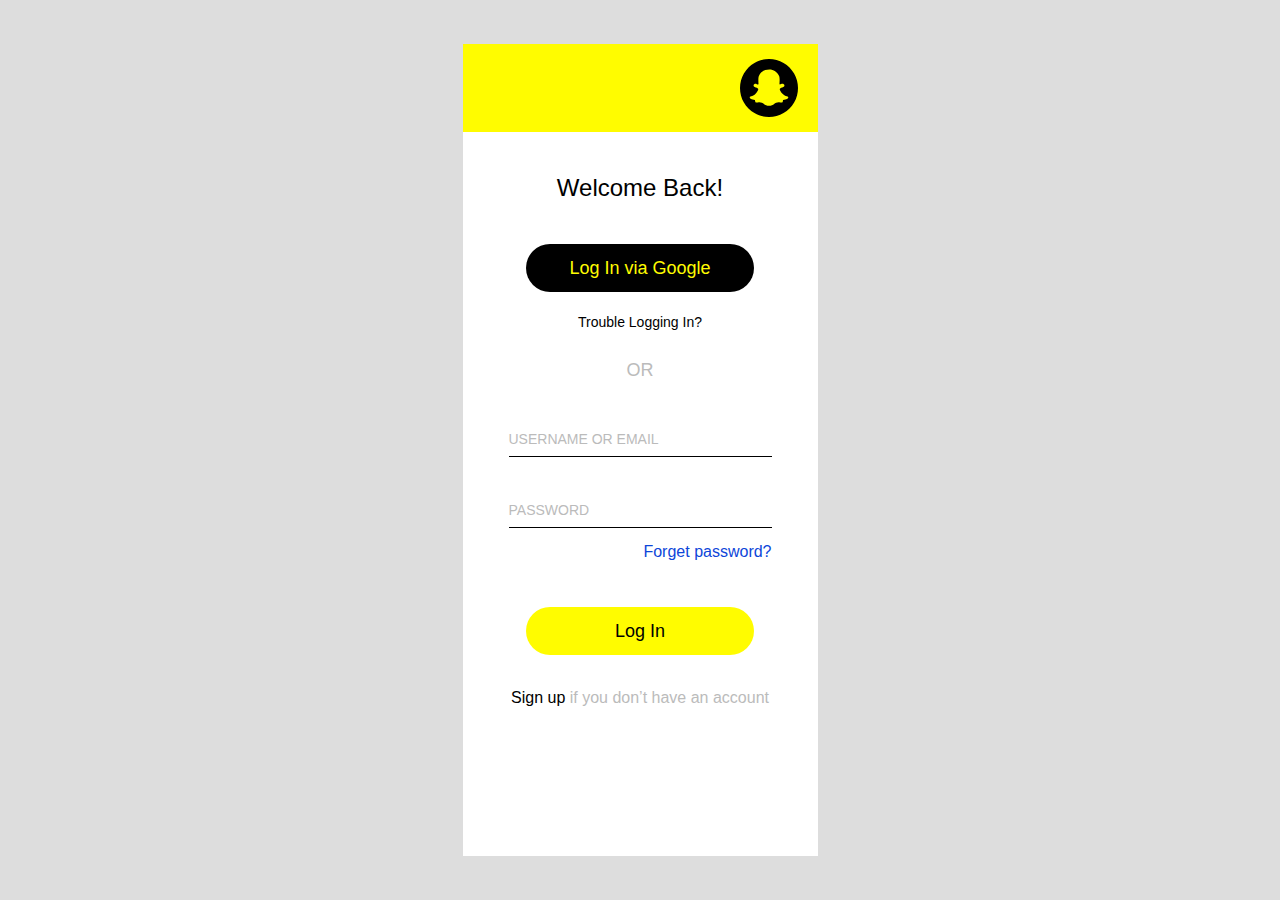
<file: Snapchat-login-page/index.html>
<!DOCTYPE html>
<html lang="en">
<head>
    <meta charset="UTF-8">
    <meta name="viewport" content="width=device-width, initial-scale=1.0">
    <link rel="stylesheet" href="style.css">
    <title>Snapchat Login Page</title>
</head>
<body>

    <div class="wrapper">
        <div class="header">
            <img src="resources/Vector.svg" alt="">
        </div>
        <div class="content">
            <h3>Welcome Back!</h3>
            <div class="login-btn">Log In via Google</div>
            <span class="trouble">Trouble Logging In?</span>
            <span class="or">OR</span>
            <div class="register">
                <form>
                    <label for="name">
                        <input type="text" id="name" placeholder="Name">
                        <span>USERNAME OR EMAIL</span>
                    </label>
                    <label for="email">
                        <input type="password" id="email" placeholder="Email">
                        <span>PASSWORD</span>
                    </label>
                </form>
                <span class="forget">Forget password?</span>
            </div>
            <div class="login-button">Log In</div>
            <span class="sign-up"><span>Sign up</span> if you don’t have an account</span>
        </div>
    </div>

</body>
</html>
</file>
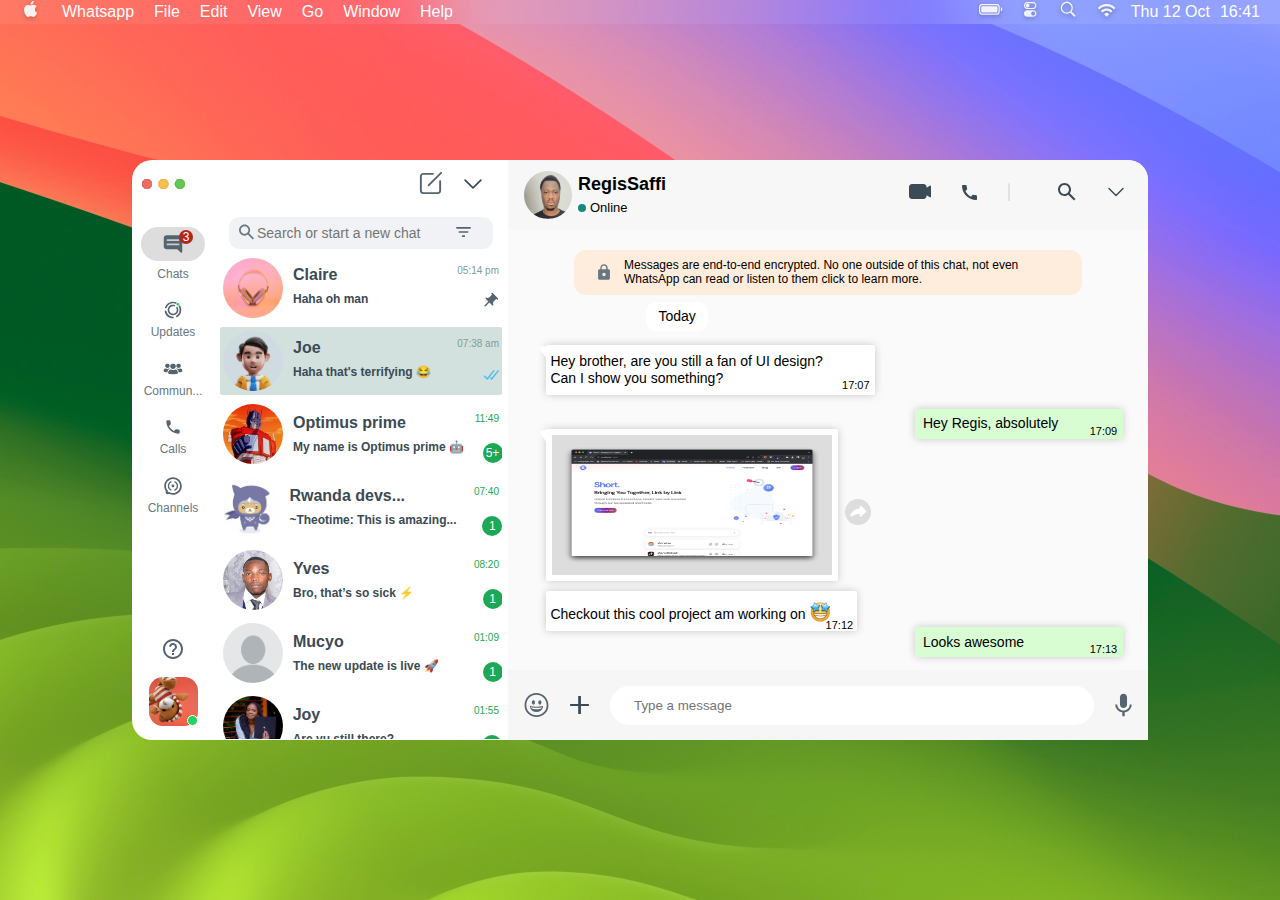
<file: Watsapp-clone/index.html>
<!DOCTYPE html>
<html lang="en">
<head>
    <meta charset="UTF-8">
    <meta name="viewport" content="width=device-width, initial-scale=1.0">
    <link rel="stylesheet" href="style.css">
    <title>Whatsapp Clone</title>
</head>
<body>
    <div class="container">
        <div class="header">

            <div class="left">
                <ul>
                    <li><img src="resources/apple.svg" alt=""></li>
                    <li>Whatsapp</li>
                    <li>File</li>
                    <li>Edit</li>
                    <li>View</li>
                    <li>Go</li>
                    <li>Window</li>
                    <li>Help</li>
                </ul>
            </div>

            <div class="right">
                <ul>
                    <li><img src="resources/Menu Bar Icons.svg" alt=""></li>
                    <li><img src="resources/Menu Bar Icons (1).svg" alt=""></li>
                    <li><img src="resources/Menu Bar Icons (2).svg" alt=""></li>
                    <li><img src="resources/Menu Bar Icons (3).svg" alt=""></li>
                    <li>Thu 12 Oct</li>
                    <li>16:41</li>
                </ul>
            </div>

        </div>
        <div class="wrapper">

            <div class="leftt">

                <div class="head">
                    <div class="lights">
                        <img src="resources/Traffic Lights.svg" alt="">
                    </div>
                    <div class="dropdown">
                        <img src="resources/compose 1.svg" alt="">
                        <img src="resources/Arrow - Down 2.svg" alt="">
                    </div>
                </div>

                <div class="main-content">

                        <div class="left-main">
                            <div class="chat">
                                <div class="unread">3</div>
                                <img src="resources/Group 1735.svg" alt="">
                                <span>Chats</span>
                            </div>
                            <div class="updates">
                                <img src="resources/Group 1939.svg" alt="">
                                <span>Updates</span>
                            </div>
                            <div class="comm">
                                <img src="resources/group 1.svg" alt="">
                                <span>Commun...</span>
                            </div>
                            <div class="calls">
                                <img src="resources/call.svg" alt="">
                                <span>Calls</span>
                            </div>
                            <div class="chanel">
                                <img src="resources/Group 1940.svg" alt="">
                                <span>Channels</span>
                            </div>
                            <div class="down">
                                <img src="resources/help_outline.svg" alt="">
                                <img src="resources/ce9ab9fcbbb29936d27258a0d1abe9cd.jpeg" alt="">
                                <img src="resources/Ellipse 140.svg" alt="">
                            </div>
                        </div>

                    <div class="right-main">

                        <div class="input">
                            <input type="text" placeholder="Search or start a new chat">
                            <img src="resources/icon.svg" class="search" alt="">
                            <img src="resources/Vector.svg" class="filter" alt="">
                        </div>
                        <div class="pers">
                            <img src="resources/546d4bdaa14f46e2bd843dfc810c95f4.jpeg" alt="">
                            <div class="msg">
                                <div class="upper">
                                    <span class="dark">Claire</span>
                                    <span>05:14 pm</span>
                                </div>
                                <div class="lower">
                                    <span class="dark">Haha oh man</span>
                                    <span><img src="resources/Vector (2).svg" alt=""></span>
                                </div>
                            </div> 
                        </div>
                        <div class="pers joe">
                            <img src="resources/16a8146ea59992f88e9e43aef7dd1981.jpeg" alt="">
                            <div class="msg">
                                <div class="upper">
                                    <span class="dark">Joe</span>
                                    <span>07:38 am</span>
                                </div>
                                <div class="lower">
                                    <span class="dark">Haha that's terrifying 😂</span>
                                    <span><img src="resources/Vector (8).svg" alt=""></span>
                                </div>
                            </div> 
                        </div>
                        <div class="pers">
                            <img src="resources/ddda4cec521bdd09b85da925666adc75.png" alt="">
                            <div class="msg">
                                <div class="upper">
                                    <span class="dark">Optimus prime</span>
                                    <span class="gre">11:49</span>
                                </div>
                                <div class="lower unred">
                                    <span class="dark">My name is Optimus prime 🤖</span>
                                    <!-- <span><img src="resources/Vector (2).svg" alt=""></span> -->
                                    <span><div class="unreadd">5+</div></span>
                                </div>
                            </div> 
                        </div>
                        <div class="pers">
                            <img src="resources/b5571be119c03d37a9acd6ab39a14e37.png" alt="">
                            <div class="msg">
                                <div class="upper">
                                    <span class="dark">Rwanda devs...</span>
                                    <span class="gre">07:40</span>
                                </div>
                                <div class="lower unred">
                                    <span class="dark">~Theotime: This is amazing...</span>
                                    <!-- <span><img src="resources/Vector (2).svg" alt=""></span> -->
                                    <span><div class="unreadd">1</div></span>
                                </div>
                            </div> 
                        </div>
                        <div class="pers">
                            <img src="resources/b6ab72e12567979ce2e3c5406f88d9e7.jpeg" alt="">
                            <div class="msg">
                                <div class="upper">
                                    <span class="dark">Yves</span>
                                    <span class="gre">08:20 </span>
                                </div>
                                <div class="lower unred">
                                    <span class="dark">Bro, that’s so sick ⚡️</span>
                                    <!-- <span><img src="resources/Vector (2).svg" alt=""></span> -->
                                    <span><div class="unreadd">1</div></span>
                                </div>
                            </div> 
                        </div>
                        <div class="pers">
                            <img src="resources/9c6026ccfb3487224d17e07e87f0bc38.png" alt="">
                            <div class="msg">
                                <div class="upper">
                                    <span class="dark">Mucyo</span>
                                    <span class="gre">01:09 </span>
                                </div>
                                <div class="lower unred">
                                    <span class="dark">The new update is live 🚀</span>
                                    <!-- <span><img src="resources/Vector (2).svg" alt=""></span> -->
                                    <span><div class="unreadd">1</div></span>
                                </div>
                            </div> 
                        </div>
                        <div class="pers">
                            <img src="resources/6079acda3bdb05b6601e709e00fc062d.png" alt="">
                            <div class="msg">
                                <div class="upper">
                                    <span class="dark">Joy</span>
                                    <span class="gre">01:55 </span>
                                </div>
                                <div class="lower unred">
                                    <span class="dark">Are yu still there?</span>
                                    <!-- <span><img src="resources/Vector (2).svg" alt=""></span> -->
                                    <span><div class="unreadd">1</div></span>
                                </div>
                            </div> 
                        </div>
                    </div>

                </div>

            </div>

            <div class="rightt">
                <div class="person-chat">
                    <div class="person-info">
                        <img src="resources/065be86de818a7b47533b5c5440e2e7f.jpeg" alt="">
                        <div>
                            <h3>RegisSaffi</h3>
                            <span><img src="resources/Ellipse 133.svg" alt="">Online</span>
                        </div>
                    </div>
                    <div class="contact-options">
                        <ul>
                            <li><img src="resources/Video.svg" alt=""></li>
                            <li><img src="resources/call_black_24dp (1) 1.svg" alt=""></li>
                            <li><img src="resources/Line 329.svg" alt=""></li>
                            <li><img src="resources/Frame 1966.svg" alt=""></li>
                            <li><img src="resources/Arrow - Down 2.svg" alt=""></li>
                        </ul>
                    </div>
                </div>
                <div class="main-chat">
                    <div class="encry">
                        <img src="resources/Vector (5).svg" alt="">
                        <p>Messages are end-to-end encrypted. No one outside of this chat, not even WhatsApp can read or listen to them click to learn more.</p>
                    </div>
                    <div class="convo">
                        <div class="convo-left">
                            <span class="time">Today</span>
                            <div class="txt">
                                <img class="vec" src="resources/Vector (7).svg" alt="">
                                <p>Hey brother, are you still a fan of UI design? <br>
                                    Can I show you something?</p>
                                <span>17:07</span>
                            </div>
                            <div class="convo-goss"> 
                                <img src="resources/f9d344e5740b981e5b40f0d8b599c368.png" alt="">
                                <img src="resources/Vector (6).svg" alt="">
                                <img class="vec" src="resources/Vector (7).svg" alt="">
                            </div>
                            <div class="txtt">
                                <p>Checkout this cool project am working on <span><img src="resources/Frame.png" alt=""></span></p>
                                <span>17:12</span>
                            </div>
                        </div>
                        <div class="convo-right">
                            <p class="first">Hey Regis, absolutely <span>17:09</span></p>
                            <p class="sec">Looks awesome <span>17:13</span></p>
                        </div>
                    </div>
                </div>
                <div class="chat-options">
                    <img src="resources/Vector (4).svg" alt="">
                    <img src="resources/Plus.svg" alt="">
                    <input type="text" placeholder="Type a message">
                    <img src="resources/Vector (3).svg" alt="">
                </div>
            </div>

        </div>
    </div>
</body>
</html>
</file>
<file: Snapchat-login-page/style.css>
@import url('https://fonts.cdnfonts.com/css/helvetica-neue-55');

body{
    font-family: 'Helvetica Neue', sans-serif;
    background-color: #ddd;
    margin: 0;
    padding: 0;
    min-height: 100vh;
    box-sizing: border-box;
    display: flex;
    flex-direction: column;
    align-items: center;
    justify-content: center;
}

.wrapper{
    margin: 10px 0px;
    background-color: #fff;
    width: 355px;
    height: 812px;
}

.header{
    background-color: #FFFC00;
    width: 355px;
    height: 88px;
    display: flex;
    align-items: center;
    justify-content: flex-end;
}

.header > img{
    width: 58px;
    height: 58px;
    padding-right: 20px;
}

.content{
    display: flex;
    flex-direction: column;
    align-items: center;
}

.content > h3{
    font-size: 24px;
    font-weight: 500;
    margin: 42px 0px;
}

.login-btn{
    width: 228px;
    height: 48px;
    background-color: #000;
    color: #FFFC00;
    font-size: 18px;
    display: flex;
    align-items: center;
    justify-content: center;
    border-radius: 40px;
    margin-bottom: 22px;
    cursor: pointer;
}

.trouble{
    font-size: 14px;
    font-weight: 500;
    margin-bottom: 30px;
    color: #000;
    cursor: pointer;
}

.or{
    margin-bottom: 20px;
    color: #BBB;
    font-size: 18px;
}

form{
    width: 263px;
    display: flex;
    flex-direction: column;
}

label{
    margin-bottom: 15px;
    position: relative;
    border-bottom: 1px solid #000;
    color: #BBB;
    font-size: 14px;
}

input{
    width: 263px;
    padding: 10px 0px;
    margin-top: 20px;
    border: none;
    outline: none;
}

input::placeholder{
    opacity: 0;
}

label > span{
    position: absolute;
    top: 0;
    left: 0;
    transform: translateY(30px);
    transition-duration: 300ms;
}

label:focus-within > span,
input:not(:placeholder-shown) + span{
    transform:translateY(10px);
}

.forget{
    display: flex;
    justify-content: flex-end;
    color: #0D46D9;
    font-size: 16px;
    margin-bottom: 46px;
    cursor: pointer;
}

.login-button{
    width: 228px;
    height: 48px;
    color: #000;
    background-color: #FFFC00;
    font-size: 18px;
    display: flex;
    align-items: center;
    justify-content: center;
    border-radius: 40px;
    margin-bottom: 34px;
    cursor: pointer;
}

.sign-up{
    color: #bbb;
}

.sign-up > span{
    color: #000;
    cursor: pointer;
}
</file>
<file: Watsapp-clone/style.css>
body{
    font-family: 'Poppins', sans-serif;
    margin: 0;
    padding: 0;
    min-height: 100vh;
    position: relative;
    /* background-color: rgb(180, 82, 195); */
    display: flex;
    flex-direction: column;
    justify-content: center;
    align-items: center;
    box-sizing: border-box;
    line-height: 1.2;
}

.container{
    position: relative;
    display: flex;
    justify-content: center;
    align-items: center;
    width: 100%;
    min-height: 100vh;
    background: lightgray url('resources/image 2 (1).png') 50% 50% / cover no-repeat;
}

.header{
    position: absolute;
    top: 0%;
    height: 24px; 
    width: 100%;
    background: url(resources/Menu\ Bar\ Background.png) 50% 50% / cover no-repeat;
    color: #fff;
    display: flex;
    align-items: center;
    justify-content: space-between;
}

.header >.left > ul > li, .header > .right > ul > li{
    list-style: none;
    display: inline;
    cursor: pointer;
}

.header > .left > ul{
    margin: 0px;
    display: flex;
    align-items: center;
    gap: 20px;
    padding-inline-start: 20px;
}

.header > .right > ul{
    margin: 0px;
    display: flex;
    align-items: center;
    gap: 10px;
    padding-inline-end: 20px;
}

.wrapper{
    display: flex;
}

.leftt{
    width: 370px;
    height: 580px;
    background-color: #fff;
    padding-right: 6px;
    border-radius: 20px 0px 0px 20px;
}

.rightt{
    width: 640px;
    height: 580px;
    background-color: #FAFAFA;
    border-radius: 0px 20px 20px 0px;
}

.head{
    display: flex;
    justify-content: space-between;
    align-items: center;
    padding-top: 10px;
    padding-left: 10px;
    padding-right: 20px;
}

.dropdown{
    display: flex;
    align-items: center;
    gap: 20px;
}

.dropdown > img, .lights > img{
    cursor: pointer;
}

.dropdown > img:nth-child(2){
    width: 18px;
    height: 18px;
}

.main-content{
    margin-top: 20px;
    display: flex;
    gap: 10px;
}

.left-main{
    position: relative;
    margin-top: 10px;
    width: 74px;
    display: flex;
    flex-direction: column;
    gap: 20px;
    justify-content: flex-start;
    align-items: center;
    padding-left: 4px;
    color: #677882;
    /* background-color: #ddd; */
}

.left-main >  div{
    display: flex;
    flex-direction: column;
    justify-content: center;
    align-items: center;
    font-size: 14px;
    gap: 6px;
}

.left-main > div > img{
    width: 20px;
    height: 18px;
    cursor: pointer;
}

.left-main > div > span{
    font-size: 12px;
}

.gre{
    color: #1DA855;
}

.chat{
    position: relative;
}

.chat img{
    background-color: #ddd;
    padding: 8px 22px;
    border-radius: 20px;
}

.unread{
    position: absolute;
    top: 3px;
    cursor: pointer;
    left: 38px;
    background-color: #B3261E;
    color: white;
    border-radius: 50%;
    display: flex;
    align-items: center;
    justify-content: center;
    width: 14px;
    height: 14px;
    font-size: 12px;
}

.right-main{
    display: flex;
    flex-direction: column;
    align-items: center;
    gap: 5px;
    flex: 4;
    height: 522px; /* Adjust this height as needed */
    overflow: hidden;
    /* height:100%; */
}

.input{
    position: relative;
}

.right-main > .input > input{
    width: 220px;
    padding: 8px 16px 8px 28px;
    border: none;
    color: #677882;
    font-size: 14px;
    border-radius: 10px;
    background-color: #F0F2F5;
}
.right-main > .input > input:focus{
    outline: none;
}

.search{
    position: absolute;
    cursor: pointer;
    left: 10px;
    top: 7px;
}

.filter{
    position: absolute;
    cursor: pointer;
    top: 10px;
    right: 22px;
}

.pers > img{
    width: 60px;
    height: 60px;
    border-radius: 50%;
}

.pers{
    width: 276px;
    display: flex;
    gap: 10px;
    justify-content: center;
    align-items: center;
    padding: 4px;
}

.msg{
    width: 100%;
    display: flex;
    gap: 8px;
    flex-direction: column;
    color: #829C99;
}

.upper, .lower{
    display: flex;
    justify-content: space-between;
}

.upper > span:nth-child(2){
    font-size: 10px;
}

.upper > .dark{
    font-size: 16px;
}

.dark{
    color: #3B4A54;
    font-weight: 700;
}

.lower > .dark{
    font-size: 12px;
}

.rightt{
    display: flex;
    flex-direction: column;
    justify-content: flex-start;
}

.person-chat{
    background-color: #F7F7F7;
    border-radius: 0px 20px 0px 0px;
    display: flex;
    justify-content: space-between;
    padding: 0px 16px;
    align-items: center;
    height: 70px;
}

.person-info > img{
    width: 48px;
    height: 48px;
    border-radius: 50%;
}
.person-info{
    display: flex;
    align-items: center;
    gap: 6px;
}

.person-info > div > h3{
    margin-bottom: 4px;
    margin-top: 0px;
    font-size: 18px;
}

.person-info > div > span{
    display: flex;
    gap: 4px;
    font-size: 13px;
}

.contact-options > ul > li{
    list-style: none;
    display: inline;
    cursor: pointer;
}

.contact-options > ul{
    display: flex;
    gap: 26px;
    align-items: center;
    position: relative;
}

.contact-options > ul > li{
    width: 24px;
    height: 24px;
}

.contact-options > ul > li:nth-child(1){
    margin-top: 2px;
}

.contact-options > ul > li:nth-child(2){
    position: relative;
    bottom: 5px;
}

.contact-options > ul > li:nth-child(5){
    position: relative;
    bottom: 1px;
}

.contact-options > ul > li:nth-child(3){
    cursor: default;
}

.main-chat{
    height: 440px;
    display: flex;
    flex-direction: column;
    align-items: center;
}

.encry{
    display: flex;
    justify-content: center;
    align-items: center;
    margin-top: 20px;
    padding: 8px 24px;
    font-size: 12px;
    gap: 14px;
    border-radius: 12px;
    background: #FEECDC;
    width: 460px;  
}

.encry > p{
    margin: 0px;
}

.chat-options{
    height: 70px;
    background-color: #F6F6F6;
    padding: 0px 16px;
    display: flex;
    justify-content: space-between;
    align-items: center;
}

.chat-options > input {
    width: 430px;
    border: none;
    padding: 12px 30px 12px 24px;
    border-radius: 20px;
}

.chat-options > img{
    cursor: pointer;
}

.chat-options > input:focus{
    outline: none;
}

.convo-goss >  img:first-child{
    width: 260px;
    height: 120px;
    border: 6px solid #fff;
    padding: 10px;
    background-color: #ddd;
}

.convo{
    display: flex;
    width: 88%;
}

.convo-left{
    flex: 2.8;
    margin-top: 50px;
    position: relative;
}

.time{
    background-color: #fff;
    padding: 6px 12px;
    position: absolute;
    left: 100px;
    bottom: 300px;
    font-size: 14px;
    box-shadow: 0px 1px 0px rgba(255, 255, 255, 0.40);
    border-radius: 10px;
}

.txtt{
    margin-top: 6px;
    font-size: 14px;
    height: 40px;
    width: 92%;
    padding: 0px 4px;
    background-color: #fff;
    position: relative;
    display: flex;
    /* justify-content: center; */
    align-items: center;
}

.txtt > p > span{
    margin-top: 20px;
   position: relative;
   top: 3px;
}

.txt{
    font-size: 14px;
    height: 50px;
    padding: 0px 4px;
    background-color: #fff;
    position: relative;
    display: flex;
    flex-direction: column;
    justify-content: center;
    margin-bottom: 34px;
    box-shadow: 0 0 8px 0 rgba(0, 0, 0, 0.2); 
    border-radius: 2px;
}

.vec{
    position: absolute;
    width: 12px;
    /* border: 2px solid red; */
    left: -7px;
    top: 1px;
}

.txt > span{
    position: absolute;
    top: 34px;
    left: 90%;
    font-size: 11px;
}

.txtt{
    box-shadow: 0 0 8px 0 rgba(0, 0, 0, 0.2); 
    border-radius: 2px;
}

.txtt > span{
    position: absolute;
    left: 90%;
    top: 28px;
    font-size: 11px;
}

.convo-right{
    flex: 2;
}

.convo-goss{
    position: relative;
}

.convo-goss > img:first-child{
    box-shadow: 0 0 8px 0 rgba(0, 0, 0, 0.2); 
    border-radius: 2px;
}

.convo-goss > img:nth-child(2){
    position: absolute;
    cursor: pointer;
    top: 70px;
    right: 4px;
    background-color: #ddd;
    border-radius: 50%;
    padding: 6.282px 4.245px 6.059px 3.875px;
}

.convo-right{
    position: relative;
}

.convo-right > p{
    background-color: #D9FDD3;
    position: absolute;
    width: 200px;
    height: 30px;
    display: flex;
    align-items: center;
    padding-left: 8px;
}

.convo-right > p:first-child{
    top: 100px;
    left: 40px;
}

.convo-right > p:nth-child(2){
    bottom: -40px; 
    left: 40px;  
}

.first, .sec{
    font-size: 14px;
    position: relative;
    box-shadow: 0 0 8px 0 rgba(0, 0, 0, 0.2); 
    border-radius: 2px;
}

.first > span, .sec > span{
    font-size: 11px;
    position: absolute;
    left: 84%;
    top: 16px;
}

.unred{
    position: relative;
}

.unreadd{
    position: absolute;
    top: 3px;
    cursor: pointer;
    left: 92%;
    background-color: #1DA855;
    color: white;
    border-radius: 50%;
    display: flex;
    align-items: center;
    justify-content: center;
    width: 20px;
    height: 20px;
    font-size: 12px;
}

.joe{
    background-color: #d2e0de;
    border-radius: 4px;
}

.down{
    position: absolute;
    top: 80%;
}

.down > img:first-child{
    width: 24px;
    height: 24px;
    margin-bottom: 10px;
    cursor: pointer;
}

.down > img:nth-child(2){
    width: 49px;
    height: 49px;
    border-radius: 14px;
    cursor: default;
}

.down > img:nth-child(3){
    width: 11px;
    height: 11px;
    position: absolute;
    top: 88%;
    left: 38px;
}
</file>
